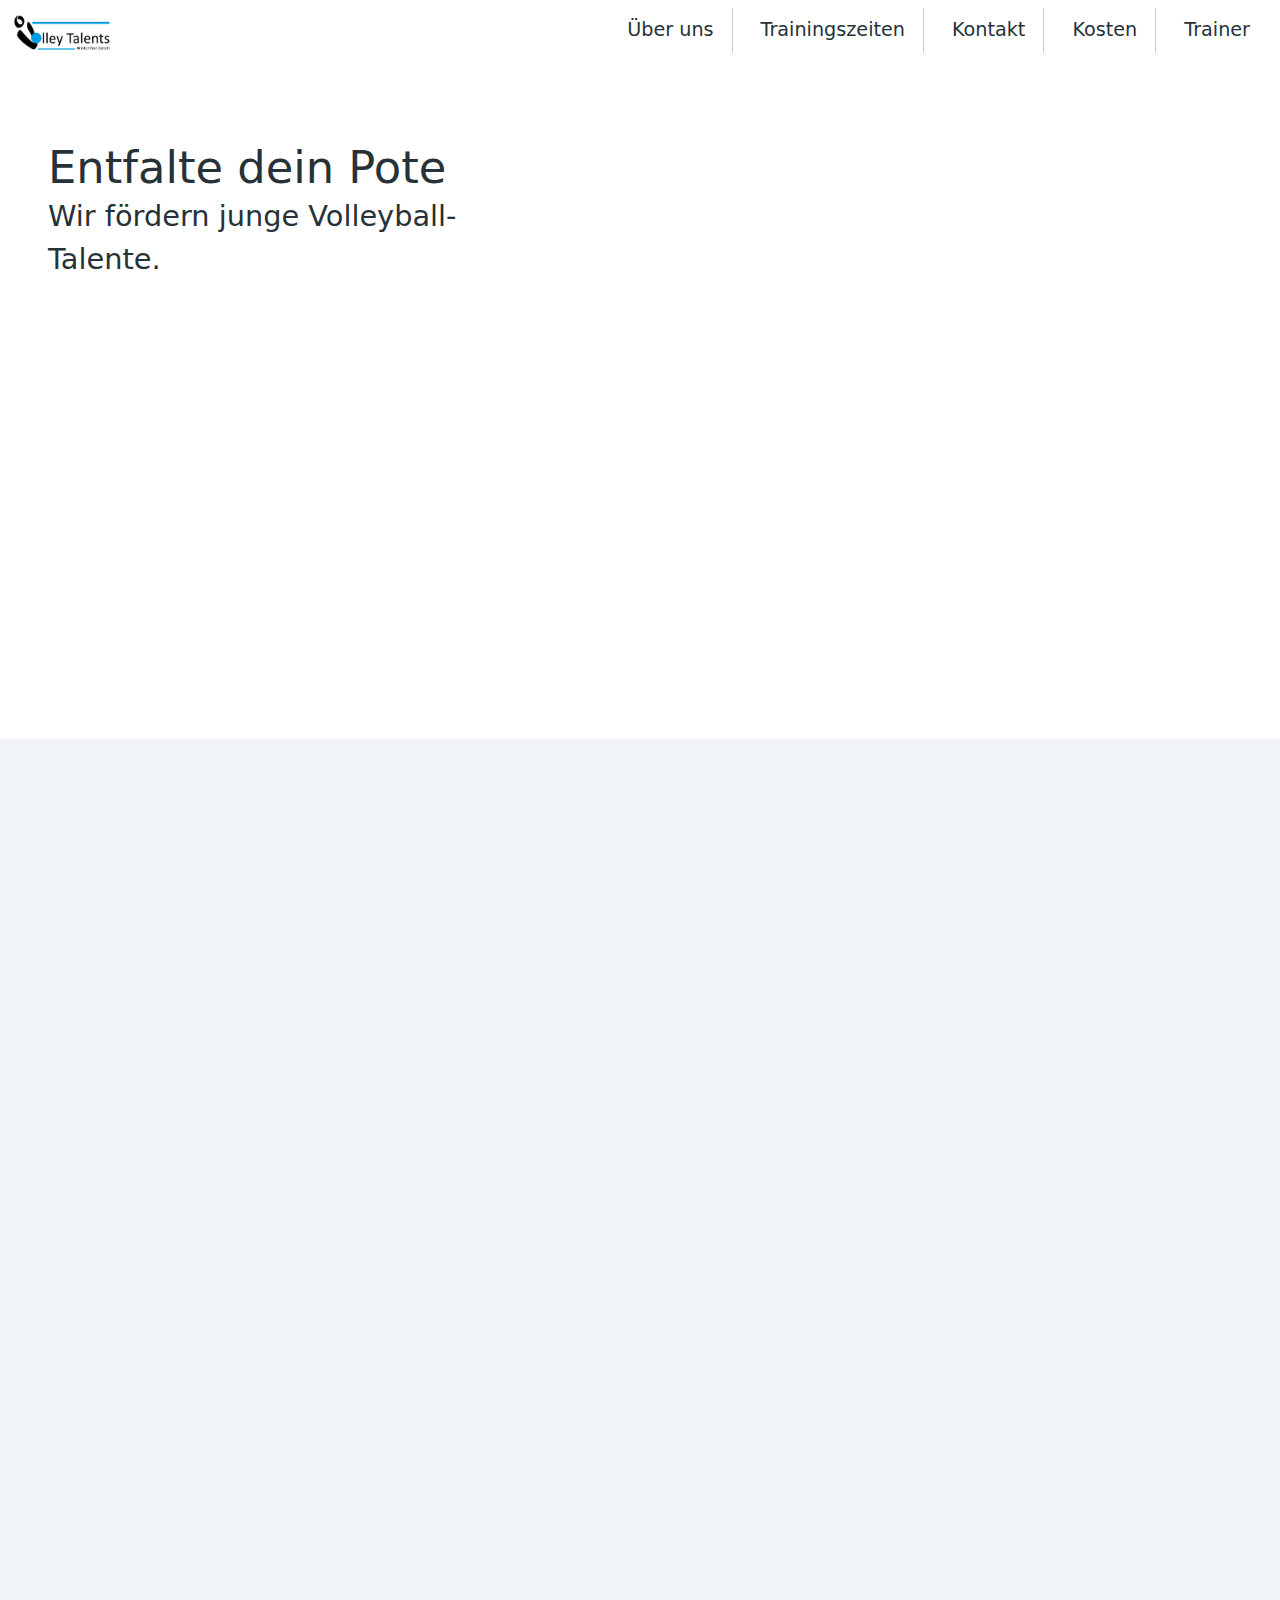
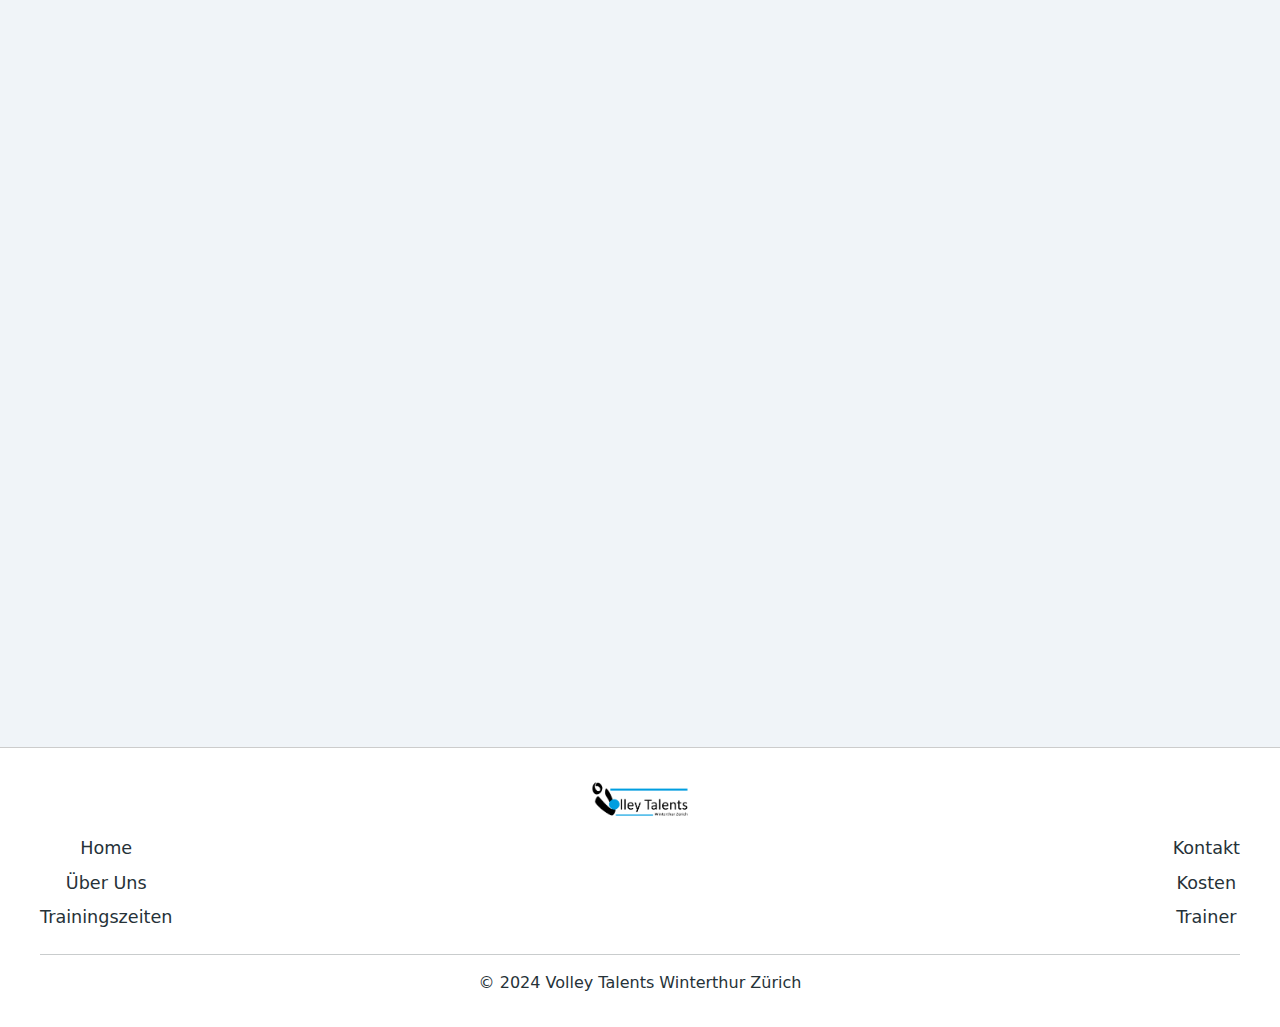
<file: index.html>
<!DOCTYPE html>
<html lang="de">

<head>
    <meta charset="UTF-8">
    <meta name="viewport" content="width=device-width, initial-scale=1.0">
    <link href="https://cdn.jsdelivr.net/npm/bootstrap@5.3.3/dist/css/bootstrap.min.css" rel="stylesheet">
    <link href="CSS/style.css" rel="stylesheet">
    <link rel="apple-touch-icon" sizes="180x180" href="Images/apple-touch-icon.png">
    <link rel="icon" type="image/png" sizes="32x32" href="Images/favicon-32x32.png">
    <link rel="icon" type="image/png" sizes="16x16" href="Images/favicon-16x16.png">
    <link rel="manifest" href="Images/site.webmanifest">
    <link rel="mask-icon" href="Images/safari-pinned-tab.svg" color="#5bbad5">
    <meta name="msapplication-TileColor" content="#da532c">
    <meta name="theme-color" content="#ffffff">
    <title>Volley Talents</title>
</head>

<body>
    <nav class="navbar navbar-expand-lg bg-body-tertiary">
        <div class="container-fluid">
            <a href="index.html" class="logo-link">
                <img src="Images/Logo.png" alt="logo" class="logo">
            </a>
            <button class="navbar-toggler" type="button" data-bs-toggle="collapse" data-bs-target="#navbarNavDropdown"
                aria-controls="navbarNavDropdown" aria-expanded="false" aria-label="Toggle navigation">
                <span class="navbar-toggler-icon"></span>
            </button>
            <div class="collapse navbar-collapse justify-content-end" id="navbarNavDropdown">
                <ul class="navbar-nav">
                    <li class="nav-item">
                        <a class="nav-link" href="about.html">Über uns</a>
                    </li>
                    <li class="nav-item">
                        <a class="nav-link" href="times.html">Trainingszeiten</a>
                    </li>
                    <li class="nav-item">
                        <a class="nav-link" href="contact.html">Kontakt</a>
                    </li>
                    <li class="nav-item">
                        <a class="nav-link" href="costs.html">Kosten</a>
                    </li>
                    <li class="nav-item">
                        <a class="nav-link" href="trainers.html">Trainer</a>
                    </li>
                </ul>
            </div>
        </div>
    </nav>

    <header>
        <div class="container">
            <h1 id="typewriter">Entfalte dein Potenzial – verwirkliche deine Volleyball-Ambitionen!</h1>
            <p>Wir fördern junge Volleyball-Talente.</p>
        </div>
    </header>

    <main>
        <div class="image-placeholder"></div>
        <div class="container main-content-right scroll-animate">
            <br>
            <br>
            <h2>Was ist Volley Talents Winterthur Zürich?</h2>
            <p>Die Trainingsgruppe "Volley Talents Winterthur Zürich" bietet jungen, talentierten Volleyballern ein
                Fördergefäss im Kanton Zürich. Das Ziel dabei ist, sie an das Niveau der nationalen Ligen herangeführt
                werden. Wir sind unabhängig von "Volley Talents Rapperswil-Jona", arbeiten jedoch dich mit ihnen
                zusammen.</p>
            <br>
            <p>Mit dem Start des neuen Schuljahres 2024 erweitern wir unser Angebot um die "Rookies". Diese von Swiss
                Volley anerkannte Regionale Trainingsgruppe (RTG) richtet sich an Jungs der Sekundarstufe 1. Als dritte
                RTG in der Region, neben Jona und Zürich, soll sie unseren jüngeren Athleten und ihren Eltern kürzere
                Reisezeiten ermöglichen. Das "Rookies"-Programm ist speziell auf Schüler der neuen Sportschule in
                Winterthur zugeschnitten, die ebenfalls im August 2024 beginnt und maximale Trainingsflexibilität
                bietet. Für Talente an anderen Schulen werden wir individuelle Lösungen finden müssen. Wir stehen gerne
                zur Unterstützung bei der Kommunikation bereit, die Initiative liegt jedoch bei den Talenten und deren
                Eltern.</p>
        </div>
        <div class="spacer"></div>
        <div class="container main-content-left scroll-animate">
            <h2>Wie gut muss ich schon sein?</h2>
            <p>Uns interessiert weniger wie gut du schon bist, sondern viel mehr, was dein Potential ist. Logischerweise
                ist im Volleyball die Körpergrösse ein sehr vorteilhafter Faktor. Aber nicht nur das ist entscheidend!
                Du kannst auch sehr schnell sein, hoch springen, besonders ballbegabt sein oder ganz einfach sehr
                lernwillig. Unsere Trainer haben ein gutes Auge fürs Entdecken deiner Stärken. Allem voran musst du aber
                gewillt sein, an dir zu arbeiten, um dein Potential mit uns zusammen auszuschöpfen!</p>
        </div>
        <div class="image-placeholder"></div>
        <div class="spacer"></div>
        <div class="image-placeholder"></div>
        <div class="container main-content-left scroll-animate">
            <h2>Was ist "Volley Talents Rapperswil-Jona"?</h2>
            <p>Volley Talents Rapperswil-Jona ist ein Verein mit professionellen Strukturen zur Förderung des männlichen
                Nachwuchsvolleyballs in der Schweiz. Seit 2007 setzt VolleytalentsRapperswil-Jona in Jona die
                Nachwuchskonzepte von Swiss Volley um und beitreiben mittlerweile eines von 2 Nationalen
                Trainingszentren (NTZ Rapperswil Jona) der Herren. <a href="http://volleytalents.ch/"
                    target="_blank">Volley Talents Rapperswil-Jona</a></p>
        </div>
        <div class="spacer"></div>
    </main>

    <footer>
        <div class="footer-container">
            <div class="logo-container">
                <img src="Images/Logo.png" alt="logo" class="footer-logo">
                <br>
            </div>
            <div class="footer-nav-container">
                <ul class="footer-nav">
                    <li><a class="footer-link" href="index.html">Home</a></li>
                    <li><a class="footer-link" href="about.html">Über Uns</a></li>
                    <li><a class="footer-link" href="times.html">Trainingszeiten</a></li>
                </ul>
                <ul class="footer-nav">
                    <li><a class="footer-link" href="contact.html">Kontakt</a></li>
                    <li><a class="footer-link" href="costs.html">Kosten</a></li>
                    <li><a class="footer-link" href="trainers.html">Trainer</a></li>
                </ul>
            </div>
            <hr>
            <p>&copy; 2024 Volley Talents Winterthur Zürich</p>
        </div>
    </footer>



    <script src="JS/script.js"></script>
    <script src="https://cdn.jsdelivr.net/npm/bootstrap@5.3.3/dist/js/bootstrap.bundle.min.js"></script>
</body>

</html>
</file>
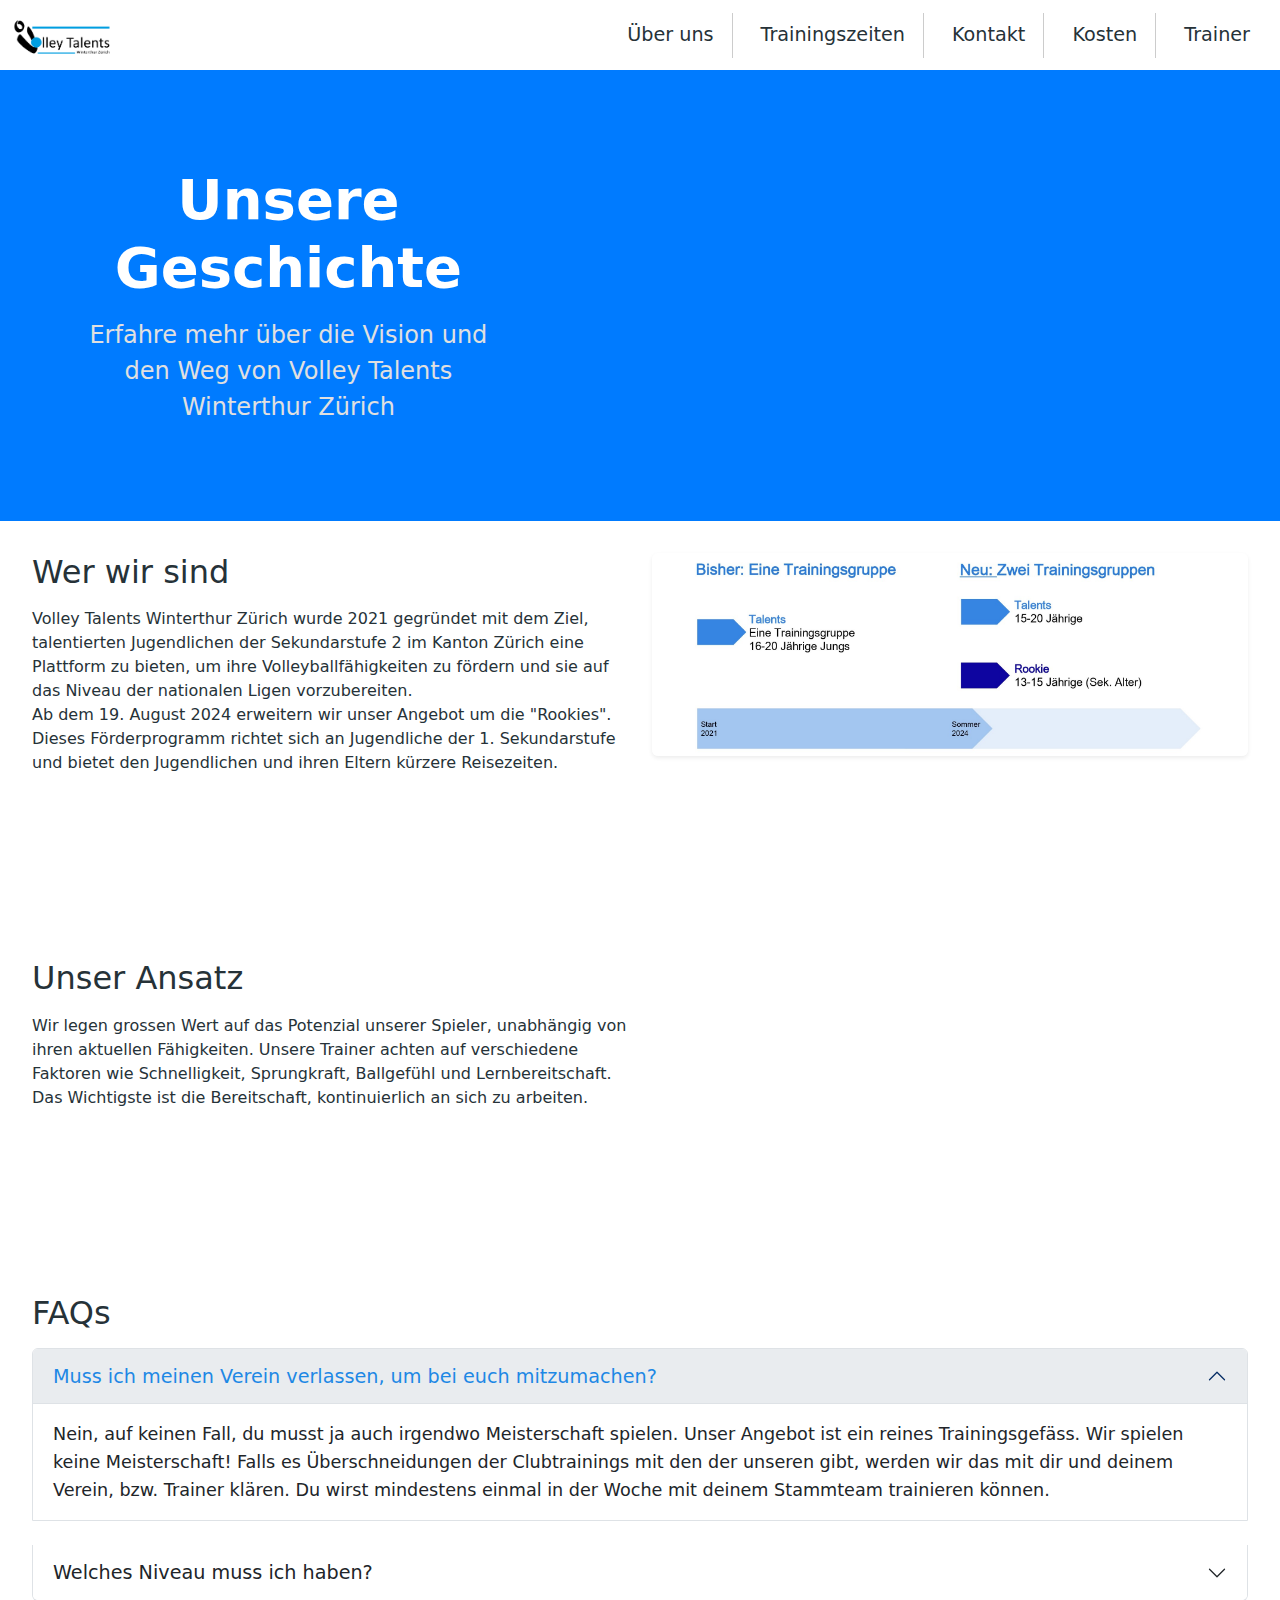
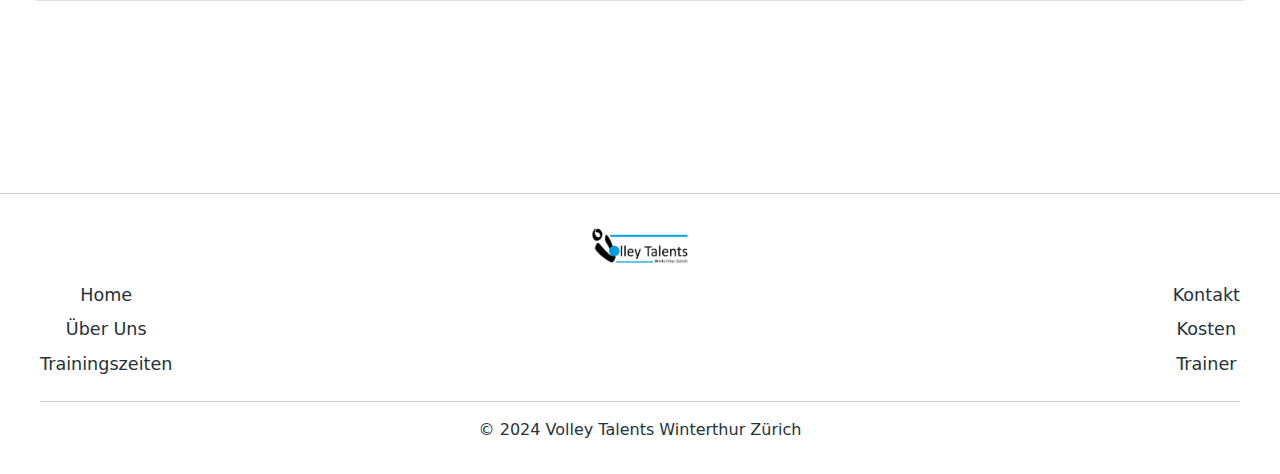
<file: about.html>
<!DOCTYPE html>
<html lang="de">

<head>
    <meta charset="UTF-8">
    <meta name="viewport" content="width=device-width, initial-scale=1.0">
    <link href="https://cdn.jsdelivr.net/npm/bootstrap@5.3.3/dist/css/bootstrap.min.css" rel="stylesheet">
    <link href="CSS/style.css" rel="stylesheet">
    <link rel="apple-touch-icon" sizes="180x180" href="Images/apple-touch-icon.png">
    <link rel="icon" type="image/png" sizes="32x32" href="Images/favicon-32x32.png">
    <link rel="icon" type="image/png" sizes="16x16" href="Images/favicon-16x16.png">
    <link rel="manifest" href="Images/site.webmanifest">
    <link rel="mask-icon" href="Images/safari-pinned-tab.svg" color="#5bbad5">
    <meta name="msapplication-TileColor" content="#da532c">
    <meta name="theme-color" content="#ffffff">
    <title>Volley Talents</title>
</head>

<body>
    <nav class="navbar navbar-expand-lg navbar-light bg-light">
        <div class="container-fluid">
            <a href="index.html" class="navbar-brand">
                <img src="Images/Logo.png" alt="Logo" class="logo">
            </a>
            <button class="navbar-toggler" type="button" data-bs-toggle="collapse" data-bs-target="#navbarNavDropdown"
                aria-controls="navbarNavDropdown" aria-expanded="false" aria-label="Toggle navigation">
                <span class="navbar-toggler-icon"></span>
            </button>
            <div class="collapse navbar-collapse justify-content-end" id="navbarNavDropdown">
                <ul class="navbar-nav">
                    <li class="nav-item"><a class="nav-link" href="about.html">Über uns</a></li>
                    <li class="nav-item"><a class="nav-link" href="times.html">Trainingszeiten</a></li>
                    <li class="nav-item"><a class="nav-link" href="contact.html">Kontakt</a></li>
                    <li class="nav-item"><a class="nav-link" href="costs.html">Kosten</a></li>
                    <li class="nav-item"><a class="nav-link" href="trainers.html">Trainer</a></li>
                </ul>
            </div>
        </div>
    </nav>

    <header class="about-header">
        <div class="container">
            <h1>Unsere Geschichte</h1>
            <p>Erfahre mehr über die Vision und den Weg von Volley Talents Winterthur Zürich</p>
        </div>
    </header>


    <main class="about-main">
        <div class="row">
            <div class="col-lg-6 mb-4">
                <h2 class="mb-3">Wer wir sind</h2>
                <p>Volley Talents Winterthur Zürich wurde 2021 gegründet mit dem Ziel, talentierten Jugendlichen der
                    Sekundarstufe 2 im Kanton Zürich eine Plattform zu bieten, um ihre Volleyballfähigkeiten zu fördern
                    und sie auf das Niveau der nationalen Ligen vorzubereiten.</p>
                <p>Ab dem 19. August 2024 erweitern wir unser Angebot um die "Rookies". Dieses Förderprogramm richtet
                    sich an Jugendliche der 1. Sekundarstufe und bietet den Jugendlichen und ihren Eltern kürzere
                    Reisezeiten.</p>
            </div>
            <div class="col-lg-6 mb-4">
                <img src="Images/Entwicklungsschritt.jpg" alt="Entwicklungsschritt" class="img-fluid rounded shadow-sm preview-img">
            </div>
            
            <div id="imageModal" class="image-modal">
                <span class="close">&times;</span>
                <img class="image-modal-content" id="imgPreview">
            </div>
            
            
        </div>

        <div class="spacer"></div>

        <div class="row">
            <div class="col-lg-6 mb-4">
                <h2 class="mb-3">Unser Ansatz</h2>
                <p>Wir legen grossen Wert auf das Potenzial unserer Spieler, unabhängig von ihren aktuellen Fähigkeiten.
                    Unsere Trainer achten auf verschiedene Faktoren wie Schnelligkeit, Sprungkraft, Ballgefühl und
                    Lernbereitschaft. Das Wichtigste ist die Bereitschaft, kontinuierlich an sich zu arbeiten.</p>
            </div>
        </div>

        <div class="spacer"></div>

        <div class="row">
            <div class="col-12">
                <h2 class="mb-3">FAQs</h2>
                <div class="accordion" id="faqs">
                    <div class="accordion-item">
                        <h3 class="accordion-header" id="faq1">
                            <button class="accordion-button" type="button" data-bs-toggle="collapse"
                                data-bs-target="#collapseFaq1" aria-expanded="true" aria-controls="collapseFaq1">
                                Muss ich meinen Verein verlassen, um bei euch mitzumachen?
                            </button>
                        </h3>
                        <div id="collapseFaq1" class="accordion-collapse collapse show" aria-labelledby="faq1"
                            data-bs-parent="#faqs">
                            <div class="accordion-body">
                                <p>Nein, auf keinen Fall, du musst ja auch irgendwo Meisterschaft spielen. Unser Angebot
                                    ist ein reines Trainingsgefäss. Wir spielen keine Meisterschaft! Falls es
                                    Überschneidungen der Clubtrainings mit den der unseren gibt, werden wir das mit dir
                                    und deinem Verein, bzw. Trainer klären. Du wirst mindestens einmal in der Woche mit
                                    deinem Stammteam trainieren können.</p>
                            </div>
                        </div>
                    </div>
                    <br>
                    <div class="accordion-item">
                        <h3 class="accordion-header" id="faq2">
                            <button class="accordion-button collapsed" type="button" data-bs-toggle="collapse"
                                data-bs-target="#collapseFaq2" aria-expanded="false" aria-controls="collapseFaq2">
                                Welches Niveau muss ich haben?
                            </button>
                        </h3>
                        <div id="collapseFaq2" class="accordion-collapse collapse" aria-labelledby="faq2"
                            data-bs-parent="#faqs">
                            <div class="accordion-body">
                                <p>Dein Potential weckt unser Interesse viel mehr, als das was du bereits kannst. Im
                                    Volleyball ist die Körpergrösse sehr wichtig, weshalb das ein wichtiger Faktor ist.
                                    Es ist aber nicht nur das entscheidend! Du kannst auch andere wichtige Faktoren
                                    mitbringen, wie z.B. wenn du sehr schnell bist, hoch springen kannst, sehr
                                    ballbegabt bist oder du einfach sehr lernwillig bist. Unsere Trainer sehen schnell,
                                    was deine Stärke ist. Das wichtigste ist aber, dass du an dir selber arbeiten
                                    willst, damit du dein Potential erreichst!</p>
                            </div>
                        </div>
                    </div>
                </div>
            </div>
        </div>
        <div class="spacer"></div>
    </main>

    <footer>
        <div class="footer-container">
            <div class="logo-container">
                <img src="Images/Logo.png" alt="logo" class="footer-logo">
                <br>
            </div>
            <div class="footer-nav-container">
                <ul class="footer-nav">
                    <li><a class="footer-link" href="index.html">Home</a></li>
                    <li><a class="footer-link" href="about.html">Über Uns</a></li>
                    <li><a class="footer-link" href="times.html">Trainingszeiten</a></li>
                </ul>
                <ul class="footer-nav">
                    <li><a class="footer-link" href="contact.html">Kontakt</a></li>
                    <li><a class="footer-link" href="costs.html">Kosten</a></li>
                    <li><a class="footer-link" href="trainers.html">Trainer</a></li>
                </ul>
            </div>
            <hr>
            <p>&copy; 2024 Volley Talents Winterthur Zürich</p>
        </div>
    </footer>
    <script src="https://cdn.jsdelivr.net/npm/bootstrap@5.3.3/dist/js/bootstrap.bundle.min.js"></script>
    <script src="JS/script.js"></script>
</body>

</html>
</file>
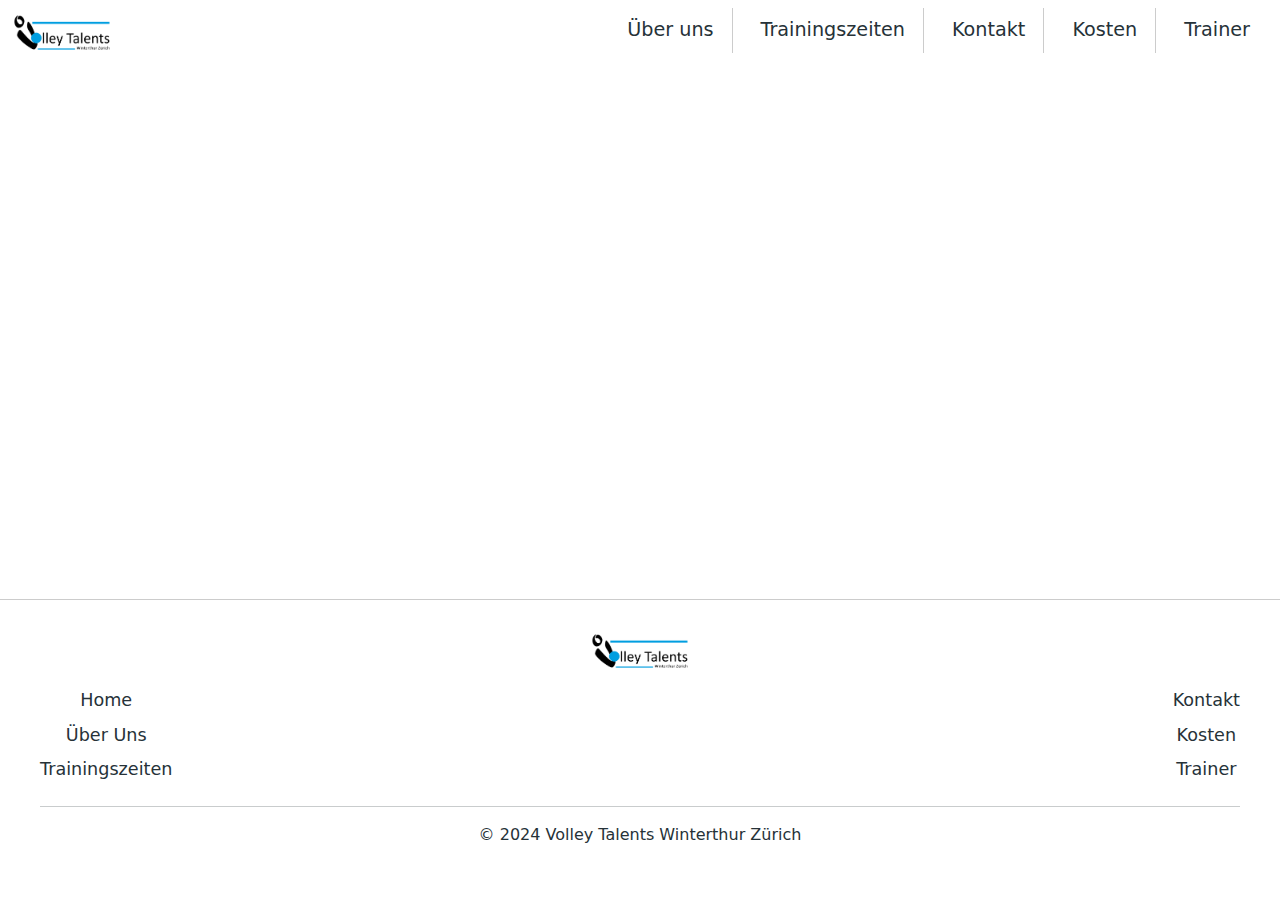
<file: contact.html>
<!DOCTYPE html>
<html lang="de">
    <head>
        <meta charset="UTF-8">
        <meta name="viewport" content="width=device-width, initial-scale=1.0">
        <link href="https://cdn.jsdelivr.net/npm/bootstrap@5.3.3/dist/css/bootstrap.min.css" rel="stylesheet">
        <link href="CSS/style.css" rel="stylesheet">
        <link rel="apple-touch-icon" sizes="180x180" href="Images/apple-touch-icon.png">
        <link rel="icon" type="image/png" sizes="32x32" href="Images/favicon-32x32.png">
        <link rel="icon" type="image/png" sizes="16x16" href="Images/favicon-16x16.png">
        <link rel="manifest" href="Images/site.webmanifest">
        <link rel="mask-icon" href="Images/safari-pinned-tab.svg" color="#5bbad5">
        <meta name="msapplication-TileColor" content="#da532c">
        <meta name="theme-color" content="#ffffff">
        <title>Volley Talents</title>
    </head>
<body>
    <nav class="navbar navbar-expand-lg bg-body-tertiary">
        <div class="container-fluid">
            <a href="index.html" class="logo-link">
                <img src="Images/Logo.png" alt="logo" class="logo">
            </a>
            <button class="navbar-toggler" type="button" data-bs-toggle="collapse" data-bs-target="#navbarNavDropdown"
                aria-controls="navbarNavDropdown" aria-expanded="false" aria-label="Toggle navigation">
                <span class="navbar-toggler-icon"></span>
            </button>
            <div class="collapse navbar-collapse justify-content-end" id="navbarNavDropdown">
                <ul class="navbar-nav">
                    <li class="nav-item">
                        <a class="nav-link" href="about.html">Über uns</a>
                    </li>
                    <li class="nav-item">
                        <a class="nav-link" href="times.html">Trainingszeiten</a>
                    </li>
                    <li class="nav-item">
                        <a class="nav-link" href="contact.html">Kontakt</a>
                    </li>
                    <li class="nav-item">
                        <a class="nav-link" href="costs.html">Kosten</a>
                    </li>
                    <li class="nav-item">
                        <a class="nav-link" href="trainers.html">Trainer</a>
                    </li>
                </ul>
            </div>
        </div>
    </nav>
    <header>

    </header>
    <main>
        
    </main>

    <footer>
        <div class="footer-container">
            <div class="logo-container">
                <img src="Images/Logo.png" alt="logo" class="footer-logo">
                <br>
            </div>
            <div class="footer-nav-container">
                <ul class="footer-nav">
                    <li><a class="footer-link" href="index.html">Home</a></li>
                    <li><a class="footer-link" href="about.html">Über Uns</a></li>
                    <li><a class="footer-link" href="times.html">Trainingszeiten</a></li>
                </ul>
                <ul class="footer-nav">
                    <li><a class="footer-link" href="contact.html">Kontakt</a></li>
                    <li><a class="footer-link" href="costs.html">Kosten</a></li>
                    <li><a class="footer-link" href="trainers.html">Trainer</a></li>
                </ul>
            </div>
            <hr>
            <p>&copy; 2024 Volley Talents Winterthur Zürich</p>
        </div>
    </footer>

    <script src="JS/script.js"></script>
    <script src="https://cdn.jsdelivr.net/npm/bootstrap@5.3.3/dist/js/bootstrap.bundle.min.js"></script>
</body>
</html>
</file>
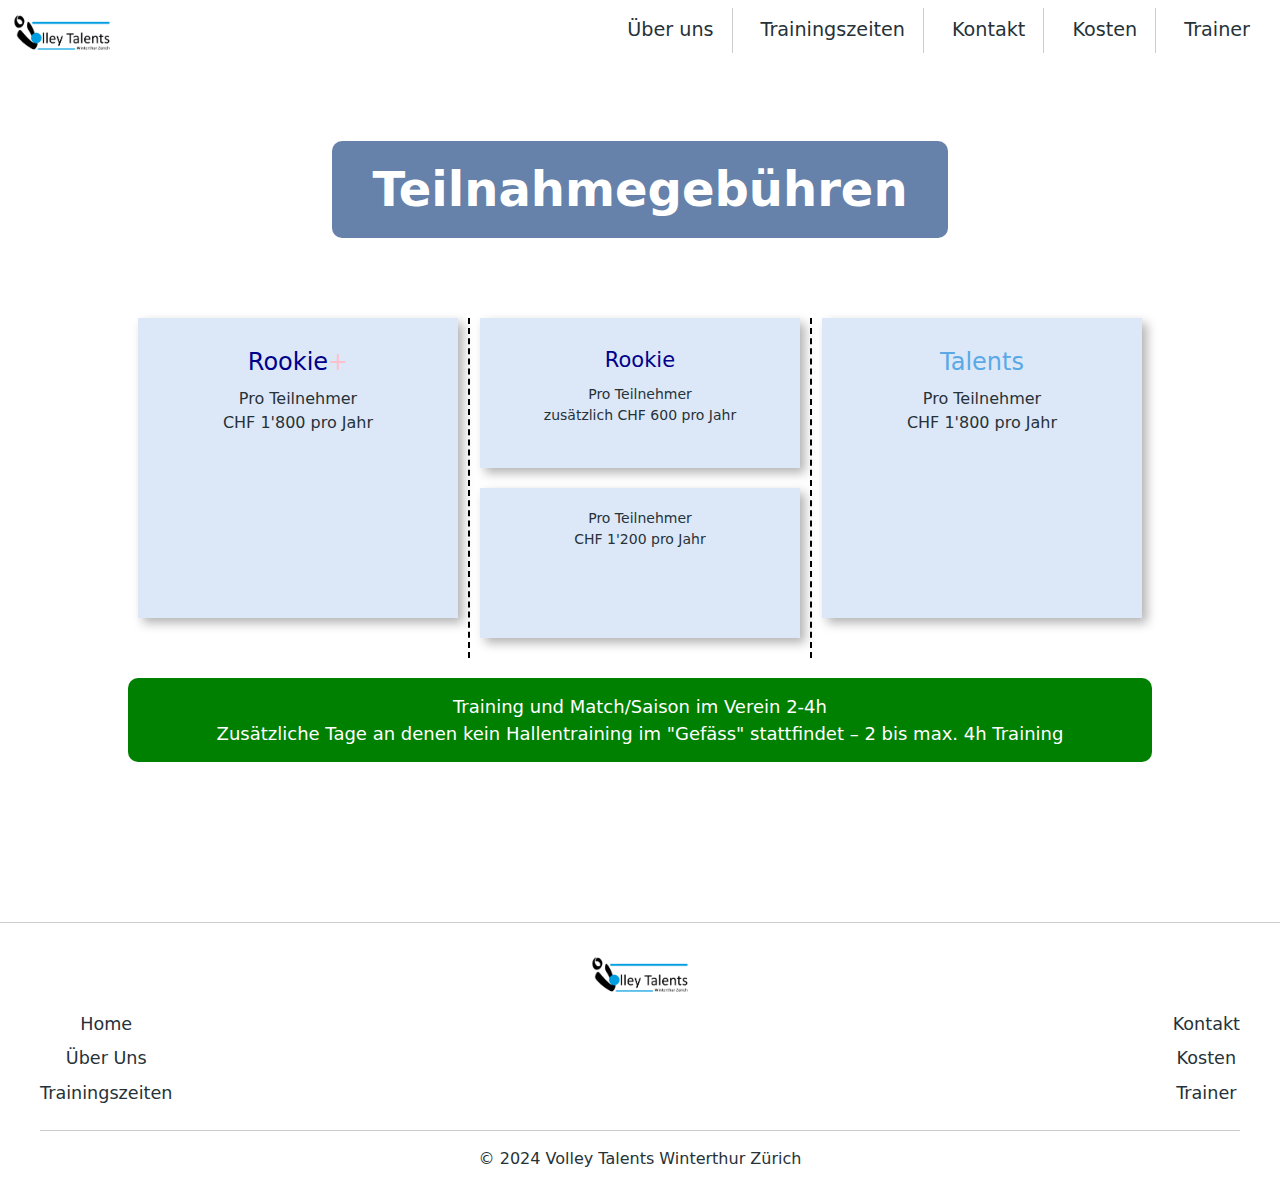
<file: costs.html>
<!DOCTYPE html>
<html lang="de">

<head>
    <meta charset="UTF-8">
    <meta name="viewport" content="width=device-width, initial-scale=1.0">
    <link href="https://cdn.jsdelivr.net/npm/bootstrap@5.3.3/dist/css/bootstrap.min.css" rel="stylesheet">
    <link href="CSS/style.css" rel="stylesheet">
    <link rel="apple-touch-icon" sizes="180x180" href="Images/apple-touch-icon.png">
    <link rel="icon" type="image/png" sizes="32x32" href="Images/favicon-32x32.png">
    <link rel="icon" type="image/png" sizes="16x16" href="Images/favicon-16x16.png">
    <link rel="manifest" href="Images/site.webmanifest">
    <link rel="mask-icon" href="Images/safari-pinned-tab.svg" color="#5bbad5">
    <meta name="msapplication-TileColor" content="#da532c">
    <meta name="theme-color" content="#ffffff">
    <title>Volley Talents</title>
</head>

<body>
    <nav class="navbar navbar-expand-lg bg-body-tertiary">
        <div class="container-fluid">
            <a href="index.html" class="logo-link">
                <img src="Images/Logo.png" alt="logo" class="logo">
            </a>
            <button class="navbar-toggler" type="button" data-bs-toggle="collapse" data-bs-target="#navbarNavDropdown"
                aria-controls="navbarNavDropdown" aria-expanded="false" aria-label="Toggle navigation">
                <span class="navbar-toggler-icon"></span>
            </button>
            <div class="collapse navbar-collapse justify-content-end" id="navbarNavDropdown">
                <ul class="navbar-nav">
                    <li class="nav-item">
                        <a class="nav-link" href="about.html">Über uns</a>
                    </li>
                    <li class="nav-item">
                        <a class="nav-link" href="times.html">Trainingszeiten</a>
                    </li>
                    <li class="nav-item">
                        <a class="nav-link" href="contact.html">Kontakt</a>
                    </li>
                    <li class="nav-item">
                        <a class="nav-link" href="costs.html">Kosten</a>
                    </li>
                    <li class="nav-item">
                        <a class="nav-link" href="trainers.html">Trainer</a>
                    </li>
                </ul>
            </div>
        </div>
    </nav>
    <header class="sv-hero">
        <div class="sv-hero-overlay">
          <h1 class="sv-hero-title">Teilnahmegebühren</h1>
        </div>
      </header>

    <div class="rookie-talents-wrapper">
        <div class="rookie-column">
          <div class="rookie-box large">
            <h2>Rookie<span class="plus">+</span></h2>
            <p>Pro Teilnehmer<br>CHF 1'800 pro Jahr</p>
          </div>
        </div>
        <div class="rookie-center-column">
          <div class="rookie-box small">
            <h2>Rookie</h2>
            <p>Pro Teilnehmer<br>zusätzlich CHF 600 pro Jahr</p>
          </div>
          <div class="rookie-box small">
            <p>Pro Teilnehmer<br>CHF 1'200 pro Jahr</p>
          </div>
        </div>
        <div class="talents-column">
          <div class="rookie-box large">
            <h2>Talents</h2>
            <p>Pro Teilnehmer<br>CHF 1'800 pro Jahr</p>
          </div>
        </div>
      </div>
      <div class="training-info">
        Training und Match/Saison im Verein 2-4h<br>
        Zusätzliche Tage an denen kein Hallentraining im "Gefäss" stattfindet – 2 bis max. 4h Training
      </div>
    <div class="spacer">
    </div>

    <footer>
        <div class="footer-container">
            <div class="logo-container">
                <img src="Images/Logo.png" alt="logo" class="footer-logo">
                <br>
            </div>
            <div class="footer-nav-container">
                <ul class="footer-nav">
                    <li><a class="footer-link" href="index.html">Home</a></li>
                    <li><a class="footer-link" href="about.html">Über Uns</a></li>
                    <li><a class="footer-link" href="times.html">Trainingszeiten</a></li>
                </ul>
                <ul class="footer-nav">
                    <li><a class="footer-link" href="contact.html">Kontakt</a></li>
                    <li><a class="footer-link" href="costs.html">Kosten</a></li>
                    <li><a class="footer-link" href="trainers.html">Trainer</a></li>
                </ul>
            </div>
            <hr>
            <p>&copy; 2024 Volley Talents Winterthur Zürich</p>
        </div>
    </footer>

    <script src="JS/script.js"></script>
    <script src="https://cdn.jsdelivr.net/npm/bootstrap@5.3.3/dist/js/bootstrap.bundle.min.js"></script>
</body>

</html>
</file>
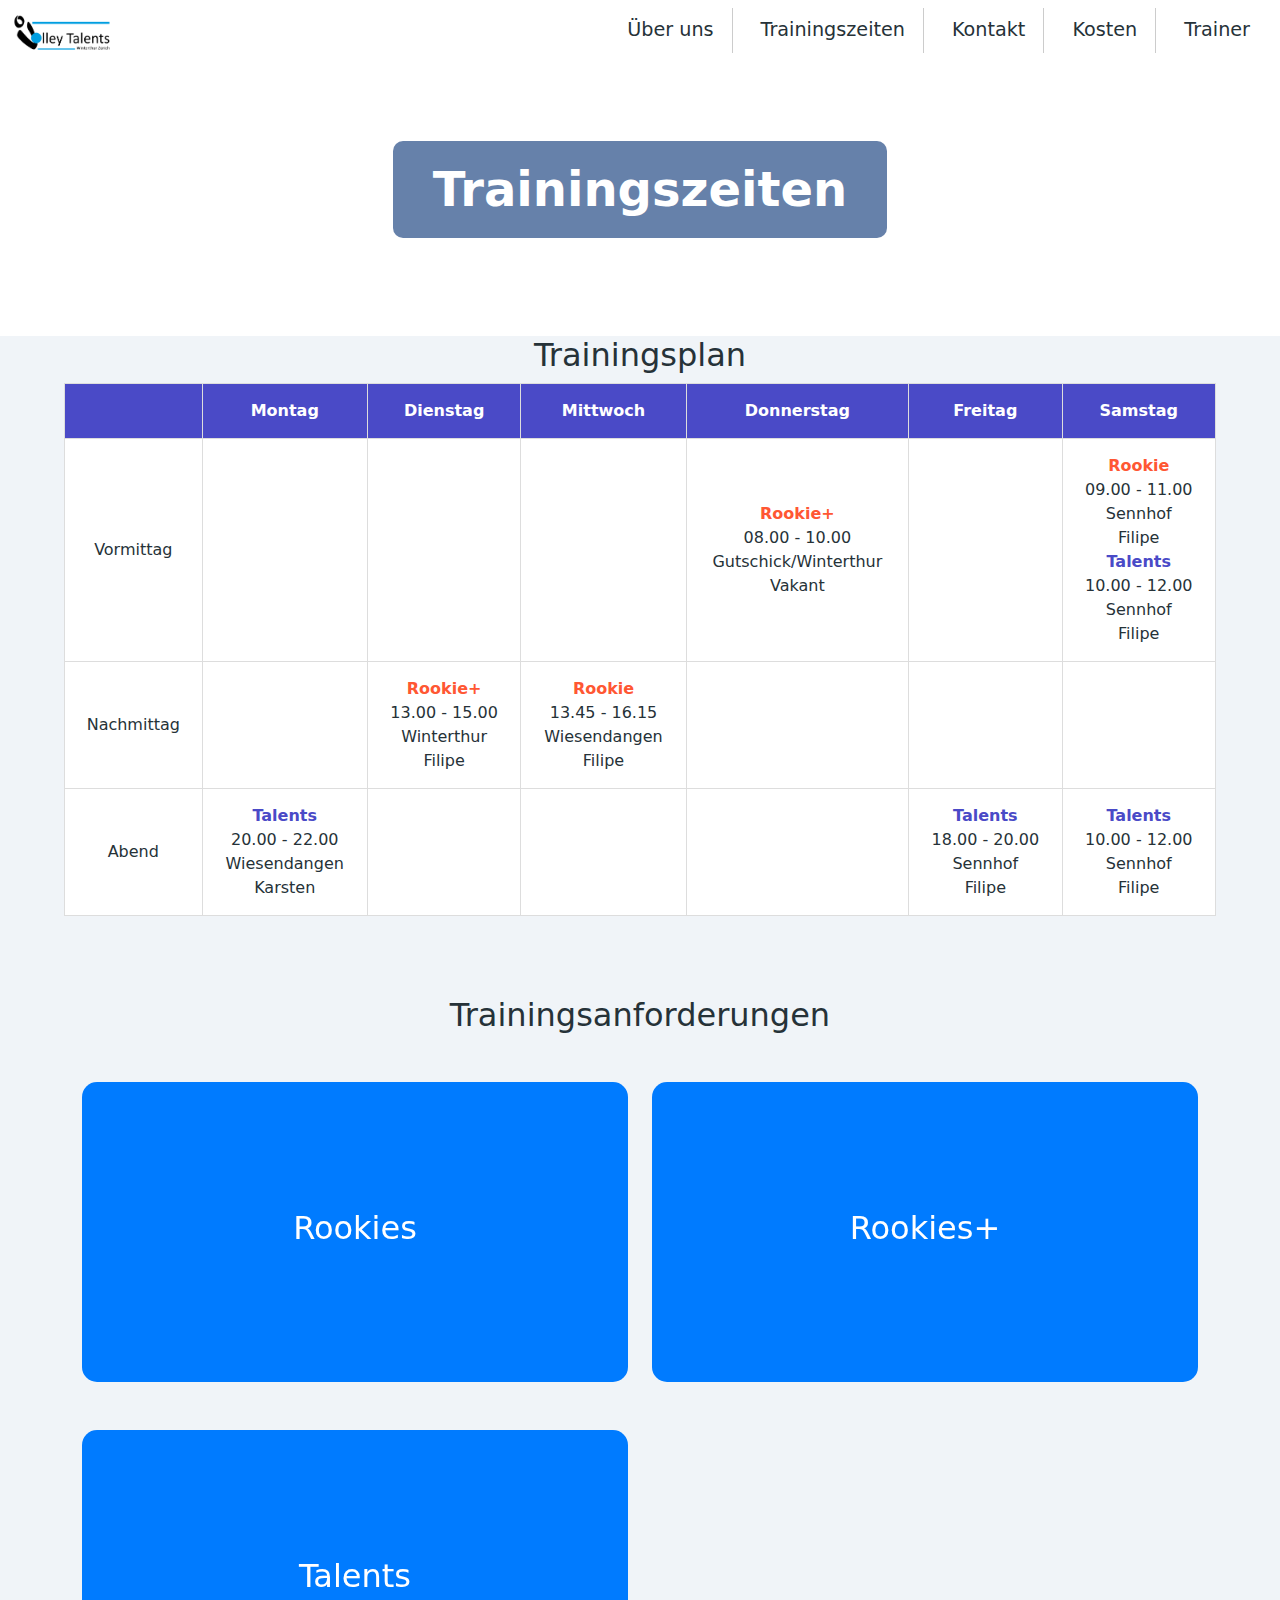
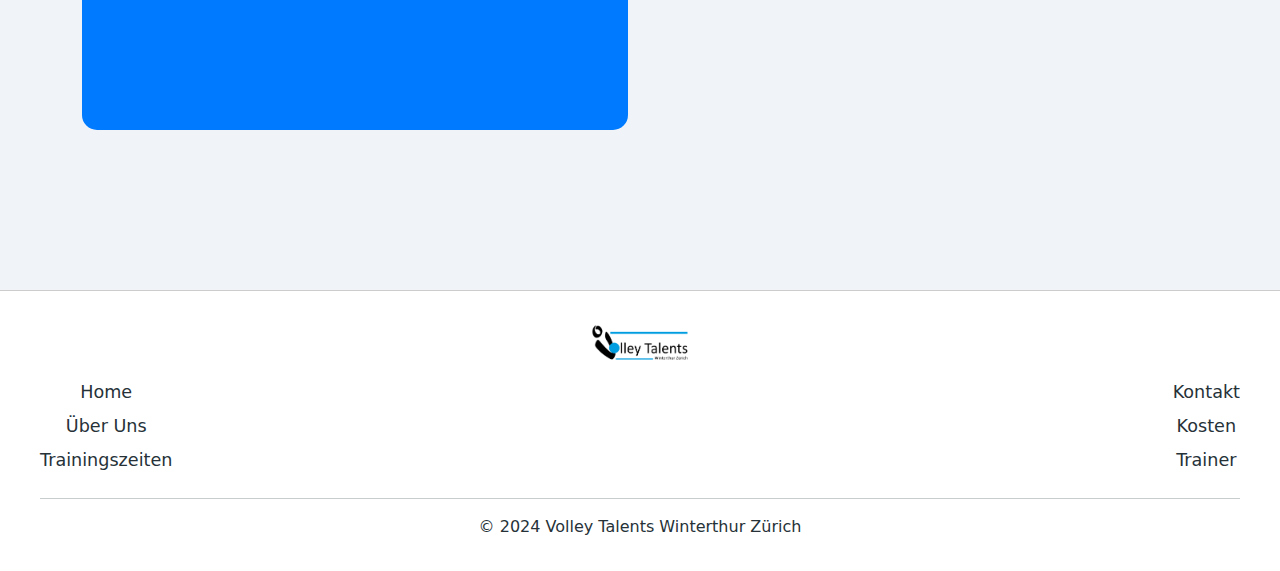
<file: times.html>
<!DOCTYPE html>
<html lang="de">

<head>
    <meta charset="UTF-8">
    <meta name="viewport" content="width=device-width, initial-scale=1.0">
    <link href="https://cdn.jsdelivr.net/npm/bootstrap@5.3.3/dist/css/bootstrap.min.css" rel="stylesheet">
    <link href="CSS/style.css" rel="stylesheet">
    <link rel="apple-touch-icon" sizes="180x180" href="Images/apple-touch-icon.png">
    <link rel="icon" type="image/png" sizes="32x32" href="Images/favicon-32x32.png">
    <link rel="icon" type="image/png" sizes="16x16" href="Images/favicon-16x16.png">
    <link rel="manifest" href="Images/site.webmanifest">
    <link rel="mask-icon" href="Images/safari-pinned-tab.svg" color="#5bbad5">
    <meta name="msapplication-TileColor" content="#da532c">
    <meta name="theme-color" content="#ffffff">
    <title>Volley Talents</title>

    <style>
        main {
            flex: 1;
            display: flex;
            flex-wrap: wrap;
            justify-content: center;
            align-items: center;
            margin-top: 2vh;
            background-color: #f0f4f8;
        }
    </style>
</head>

<body>
    <nav class="navbar navbar-expand-lg bg-body-tertiary">
        <div class="container-fluid">
            <a href="index.html" class="logo-link">
                <img src="Images/Logo.png" alt="logo" class="logo">
            </a>
            <button class="navbar-toggler" type="button" data-bs-toggle="collapse" data-bs-target="#navbarNavDropdown"
                aria-controls="navbarNavDropdown" aria-expanded="false" aria-label="Toggle navigation">
                <span class="navbar-toggler-icon"></span>
            </button>
            <div class="collapse navbar-collapse justify-content-end" id="navbarNavDropdown">
                <ul class="navbar-nav">
                    <li class="nav-item">
                        <a class="nav-link" href="about.html">Über uns</a>
                    </li>
                    <li class="nav-item">
                        <a class="nav-link" href="times.html">Trainingszeiten</a>
                    </li>
                    <li class="nav-item">
                        <a class="nav-link" href="contact.html">Kontakt</a>
                    </li>
                    <li class="nav-item">
                        <a class="nav-link" href="costs.html">Kosten</a>
                    </li>
                    <li class="nav-item">
                        <a class="nav-link" href="trainers.html">Trainer</a>
                    </li>
                </ul>
            </div>
        </div>
    </nav>

    <header class="sv-hero">
        <div class="sv-hero-overlay">
          <h1 class="sv-hero-title">Trainingszeiten</h1>
        </div>
      </header>

    <main>
        <h2 class="text-center">Trainingsplan</h2>
        <table>
            <thead>
                <tr>
                    <th> </th>
                    <th>Montag</th>
                    <th>Dienstag</th>
                    <th>Mittwoch</th>
                    <th>Donnerstag</th>
                    <th>Freitag</th>
                    <th>Samstag</th>
                </tr>
            </thead>
            <tbody>
                <tr class="morning">
                    <td>Vormittag</td>
                    <td></td>
                    <td></td>
                    <td></td>
                    <td><span class="highlight-rookie">Rookie+</span><br>08.00 - 10.00<br>Gutschick/Winterthur<br>Vakant
                    </td>
                    <td></td>
                    <td><span class="highlight-rookie">Rookie</span><br>09.00 - 11.00<br>Sennhof<br>Filipe <br> <span
                            class="highlight-talents">Talents</span><br>10.00 - 12.00 <br> Sennhof <br> Filipe</td>
                </tr>
                <tr class="afternoon">
                    <td>Nachmittag</td>
                    <td></td>
                    <td><span class="highlight-rookie">Rookie+</span><br>13.00 - 15.00<br>Winterthur<br>Filipe</td>
                    <td><span class="highlight-rookie">Rookie</span><br>13.45 - 16.15<br>Wiesendangen<br>Filipe</td>
                    <td></td>
                    <td></td>
                    <td></td>
                </tr>
                <tr class="evening">
                    <td>Abend</td>
                    <td><span class="highlight-talents">Talents</span><br>20.00 - 22.00<br>Wiesendangen<br>Karsten</td>
                    <td></td>
                    <td></td>
                    <td></td>
                    <td><span class="highlight-talents">Talents</span><br>18.00 - 20.00<br>Sennhof<br>Filipe</td>
                    <td><span class="highlight-talents">Talents</span><br>10.00 - 12.00<br>Sennhof<br>Filipe</td>
                </tr>
            </tbody>
        </table>


        <section class="container mt-5">
            <h2 class="text-center mb-5">Trainingsanforderungen</h2>
            <div class="row g-4">
                <div class="col-md-6">
                    <div class="flip-card">
                        <div class="flip-card-inner">
                            <div class="flip-card-front d-flex align-items-center justify-content-center">
                                <h3>Rookies</h3>
                            </div>
                            <div class="flip-card-back p-4">
                                <h3 class="text-primary">Rookies</h3>
                                <p>Für die Rookies ist eine Trainingszeit von <strong>6,5 Stunden pro Woche</strong>
                                    verpflichtend:</p>
                                <ul class="list-group list-group-flush mb-3">
                                    <li class="list-group-item"><i class="bi bi-check-circle-fill text-success"></i>
                                        <strong>4,5 Stunden</strong> im Fördergefäss</li>
                                    <li class="list-group-item"><i class="bi bi-check-circle-fill text-success"></i>
                                        <strong>2 Stunden</strong> im Stammverein</li>
                                </ul>
                            </div>
                        </div>
                    </div>
                </div>
                <div class="col-md-6">
                    <div class="flip-card">
                        <div class="flip-card-inner">
                            <div class="flip-card-front d-flex align-items-center justify-content-center">
                                <h3>Rookies+</h3>
                            </div>
                            <div class="flip-card-back p-4">
                                <h3 class="text-danger">Rookies+</h3>
                                <p>Rookies+ können bis zu <strong>4 zusätzliche Stunden</strong> trainieren:</p>
                                <ul class="list-group list-group-flush">
                                    <li class="list-group-item"><i class="bi bi-calendar-event-fill text-info"></i>
                                        <strong>Dienstag:</strong> 13:00 - 15:00 in Römerstrasse</li>
                                    <li class="list-group-item"><i class="bi bi-calendar-event-fill text-info"></i>
                                        <strong>Donnerstag:</strong> 08:00 - 10:00 im Gutschick</li>
                                </ul>
                            </div>
                        </div>
                    </div>
                </div>
            </div>

            <div class="row g-4 mt-4">
                <div class="col-md-6">
                    <div class="flip-card">
                        <div class="flip-card-inner">
                            <div class="flip-card-front d-flex align-items-center justify-content-center">
                                <h3>Talents</h3>
                            </div>
                            <div class="flip-card-back p-4">
                                <h3 class="text-primary">Talents</h3>
                                <p>Für Talents ist eine Trainingszeit von <strong>8 Stunden</strong> pro Woche
                                    verpflichtend:</p>
                                <ul class="list-group list-group-flush mb-3">
                                    <li class="list-group-item"><i class="bi bi-check-circle-fill text-success"></i>
                                        <strong>6 Stunden</strong> im Fördergefäss</li>
                                    <li class="list-group-item"><i class="bi bi-check-circle-fill text-success"></i>
                                        <strong>2 Stunden</strong> im Stammverein</li>
                                </ul>
                                <p>Zusätzliche <strong>4 freiwillige Stunden</strong> möglich:</p>
                                <ul class="list-group list-group-flush">
                                    <li class="list-group-item"><i class="bi bi-calendar-event-fill text-info"></i>
                                        <strong>Dienstag:</strong> 13:00 - 15:00 in Römerstrasse</li>
                                    <li class="list-group-item"><i class="bi bi-calendar-event-fill text-info"></i>
                                        <strong>Donnerstag:</strong> 08:00 - 10:00 im Gutschick</li>
                                </ul>
                            </div>
                        </div>
                    </div>
                </div>
            </div>
        </section>
        <div class="spacer"></div>
    </main>

    <footer>
        <div class="footer-container">
            <div class="logo-container">
                <img src="Images/Logo.png" alt="logo" class="footer-logo">
                <br>
            </div>
            <div class="footer-nav-container">
                <ul class="footer-nav">
                    <li><a class="footer-link" href="index.html">Home</a></li>
                    <li><a class="footer-link" href="about.html">Über Uns</a></li>
                    <li><a class="footer-link" href="times.html">Trainingszeiten</a></li>
                </ul>
                <ul class="footer-nav">
                    <li><a class="footer-link" href="contact.html">Kontakt</a></li>
                    <li><a class="footer-link" href="costs.html">Kosten</a></li>
                    <li><a class="footer-link" href="trainers.html">Trainer</a></li>
                </ul>
            </div>
            <hr>
            <p>&copy; 2024 Volley Talents Winterthur Zürich</p>
        </div>
    </footer>

    <script src="https://cdn.jsdelivr.net/npm/bootstrap@5.3.3/dist/js/bootstrap.bundle.min.js"></script>
</body>

</html>
</file>
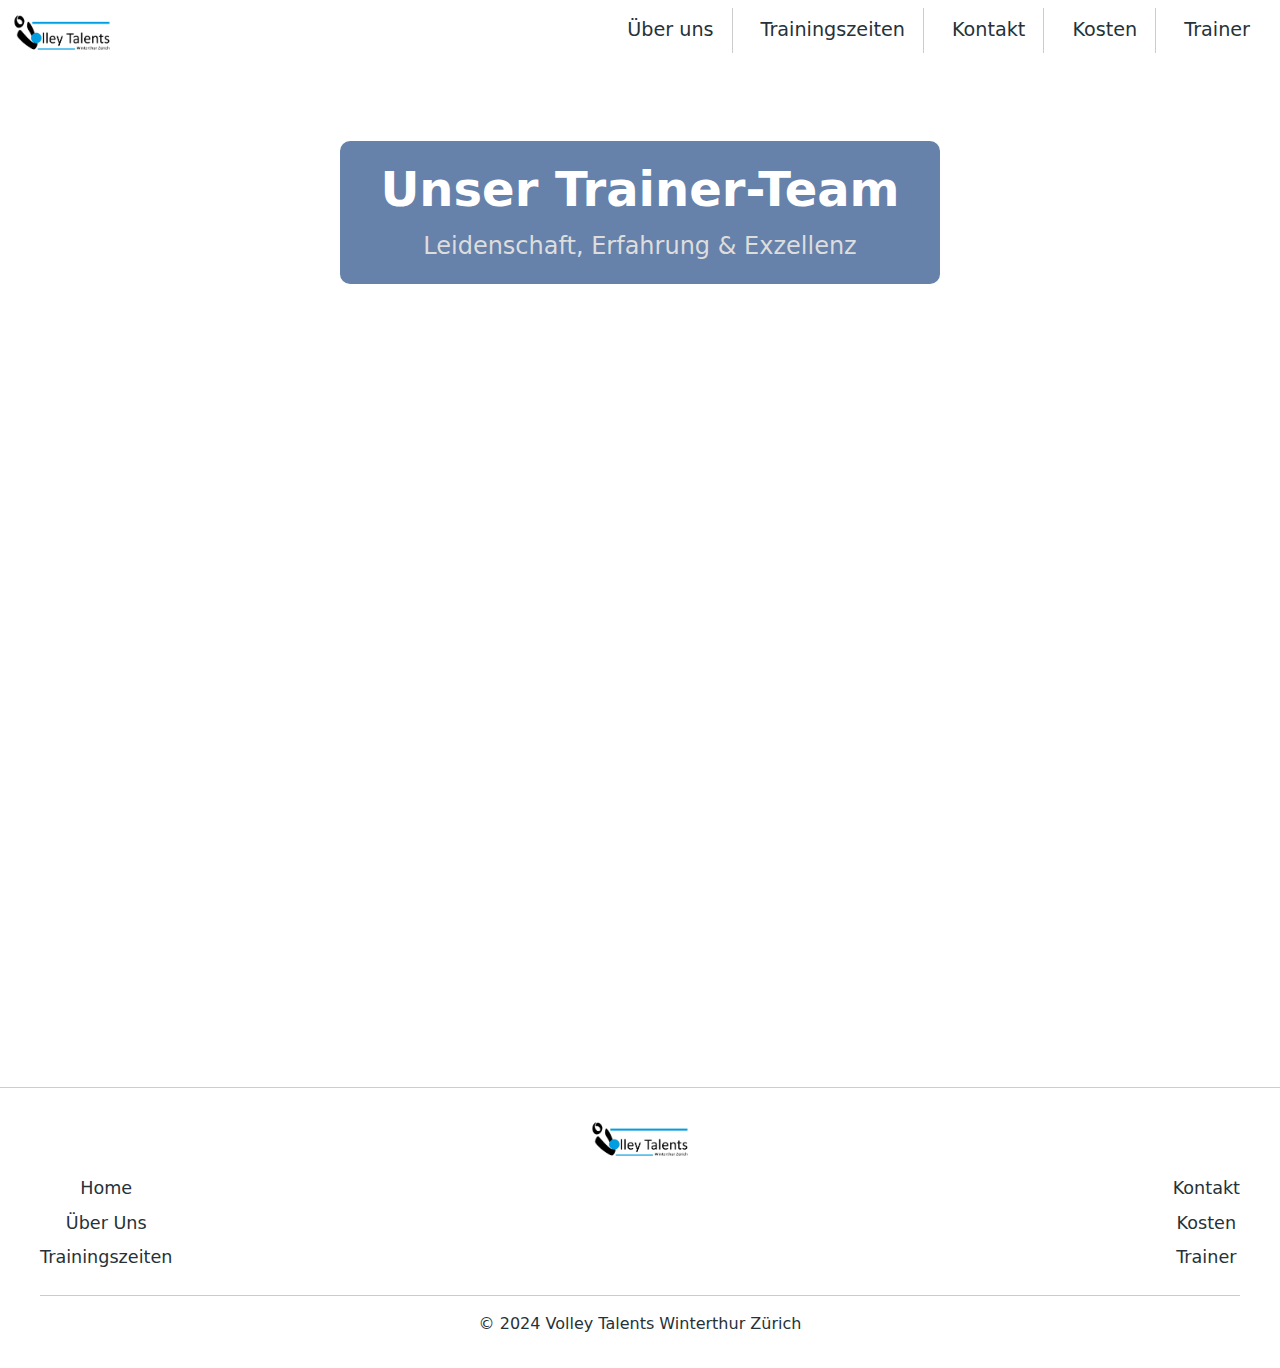
<file: trainers.html>
<!DOCTYPE html>
<html lang="de">
<head>
  <meta charset="UTF-8">
  <meta name="viewport" content="width=device-width, initial-scale=1.0">
  <link href="https://cdn.jsdelivr.net/npm/bootstrap@5.3.3/dist/css/bootstrap.min.css" rel="stylesheet">
  <link href="CSS/style.css" rel="stylesheet">
  <link rel="apple-touch-icon" sizes="180x180" href="Images/apple-touch-icon.png">
  <link rel="icon" type="image/png" sizes="32x32" href="Images/favicon-32x32.png">
  <link rel="icon" type="image/png" sizes="16x16" href="Images/favicon-16x16.png">
  <link rel="manifest" href="Images/site.webmanifest">
  <link rel="mask-icon" href="Images/safari-pinned-tab.svg" color="#5bbad5">
  <meta name="msapplication-TileColor" content="#da532c">
  <meta name="theme-color" content="#ffffff">
  <title>Volley Talents</title>
</head>
<body>
  <nav class="navbar navbar-expand-lg bg-body-tertiary">
    <div class="container-fluid">
      <a href="index.html" class="logo-link">
        <img src="Images/Logo.png" alt="logo" class="logo">
      </a>
      <button class="navbar-toggler" type="button" data-bs-toggle="collapse" data-bs-target="#navbarNavDropdown"
        aria-controls="navbarNavDropdown" aria-expanded="false" aria-label="Toggle navigation">
        <span class="navbar-toggler-icon"></span>
      </button>
      <div class="collapse navbar-collapse justify-content-end" id="navbarNavDropdown">
        <ul class="navbar-nav">
          <li class="nav-item">
            <a class="nav-link" href="about.html">Über uns</a>
          </li>
          <li class="nav-item">
            <a class="nav-link" href="times.html">Trainingszeiten</a>
          </li>
          <li class="nav-item">
            <a class="nav-link" href="contact.html">Kontakt</a>
          </li>
          <li class="nav-item">
            <a class="nav-link" href="costs.html">Kosten</a>
          </li>
          <li class="nav-item">
            <a class="nav-link" href="trainers.html">Trainer</a>
          </li>
        </ul>
      </div>
    </div>
  </nav>

  <header class="sv-hero">
    <div class="sv-hero-overlay">
      <h1 class="sv-hero-title">Unser Trainer-Team</h1>
      <p class="sv-hero-subtitle">Leidenschaft, Erfahrung & Exzellenz</p>
    </div>
  </header>

  <main id="sv-main">
    <section id="sv-trainer-container">
      <div class="sv-trainer-card">
        <img class="sv-trainer-img" src="Images/Filipe.png" alt="Filipe Carrasco Soares">
        <div class="sv-trainer-content">
          <h3 class="sv-trainer-name">Filipe Carrasco Soares</h3>
          <p class="sv-trainer-info">
            <strong>Swiss Olympics Trainer Spitzensport (DTA), Headcoach</strong><br>
            Für die «Rookies» und Co-Trainer für die «Talents» (Di, Mi, Fr, Sam)
          </p>
          <p class="sv-trainer-desc">
            Filipe ist professioneller Volleyball Trainer und seit vielen Jahren für die Ausbildung von Volleyballerinnen und Volleyballern verantwortlich.
          </p>
        </div>
      </div>

      <div class="sv-trainer-card">
        <img class="sv-trainer-img" src="Images/Karsten.png" alt="Karsten Schumacher">
        <div class="sv-trainer-content">
          <h3 class="sv-trainer-name">Karsten Schumacher</h3>
          <p class="sv-trainer-info">
            <strong>Swiss Volley Trainer B, Co-Trainer für die «Talents» (Mo, Do)</strong>
          </p>
          <p class="sv-trainer-desc">
            Karsten hat mehr als 20 Jahre Erfahrung als Trainer auf allen Nachwuchs- und Erwachsenenstufen im Schweizer Volleyball. Gründungsmitglied und Trainer bei den Volley Talents seit August 2021.
          </p>
        </div>
      </div>

      <div class="sv-trainer-card">
        <img class="sv-trainer-img" src="Images/Sébastien.png" alt="Sébastien Chevallier">
        <div class="sv-trainer-content">
            <h3 class="sv-trainer-name">Sébastien Chevallier</h3>
            <p class="sv-trainer-info">
              <strong>Swiss Volley Nationalspieler Beachvolleyball, Mitinitant und Lehrer Die Sportschule Winterthur; Co-Trainer "Rookies+" (Do)</strong>
            </p>
            <p class="sv-trainer-desc">
                Sébastien Chevallier ist ein Schweizer Beachvolleyballspieler. Er war Partner von Sascha Heyer bei den Olympischen Sommerspielen 2012, bei denen sie bis in das Achtelfinale vorstossen konnten. 
            </p>
            <a href="https://www.instagram.com/sebachevallier/" target="_blank">Sébastien Chevallier OLY (@sebachevallier) Instagram</a>
          </div>
      </div>
    </section>
  </main>

  <footer>
    <div class="footer-container">
      <div class="logo-container">
        <img src="Images/Logo.png" alt="logo" class="footer-logo">
        <br>
      </div>
      <div class="footer-nav-container">
        <ul class="footer-nav">
          <li><a class="footer-link" href="index.html">Home</a></li>
          <li><a class="footer-link" href="about.html">Über Uns</a></li>
          <li><a class="footer-link" href="times.html">Trainingszeiten</a></li>
        </ul>
        <ul class="footer-nav">
          <li><a class="footer-link" href="contact.html">Kontakt</a></li>
          <li><a class="footer-link" href="costs.html">Kosten</a></li>
          <li><a class="footer-link" href="trainers.html">Trainer</a></li>
        </ul>
      </div>
      <hr>
      <p>&copy; 2024 Volley Talents Winterthur Zürich</p>
    </div>
  </footer>
  <script src="JS/script.js"></script>
  <script src="https://cdn.jsdelivr.net/npm/bootstrap@5.3.3/dist/js/bootstrap.bundle.min.js"></script>
</body>
</html>
</file>
<file: CSS/style.css>
body {
    height: 100%;
    margin: 0;
    display: flex;
    flex: 1;
    flex-direction: column;
    color: #263238;
}

.about-main {
    flex: 1;
    display: flex;
    margin: 2rem;
    background-color: #ffffff;
}

.about-header {
    background-color: #007bff;
    color: #ffffff;
    padding: 6rem 1.5rem;
    position: relative;
    text-align: center;
}

.about-header h1 {
    font-size: 3.5rem;
    line-height: 1.2;
    font-weight: 700;
    color: #ffffff;
    margin-bottom: 1rem;
}

.about-header p {
    font-size: 1.5rem;
    font-weight: 300;
    color: #e0e0e0;
}

.accordion-button {
    font-size: 1.2rem;
    transition: background-color 0.3s, color 0.3s;
}

.accordion-button:not(.collapsed) {
    color: #1e88e5;
    background-color: #e9ecef;
}

.accordion-button:hover {
    color: #ffffff;
    background-color: #1e88e5;
}

.accordion-body {
    font-size: 1.1rem;
    line-height: 1.6;
}

.preview-img {
    transition: transform 0.3s ease;
    cursor: pointer;
}

.preview-img:hover {
    transform: scale(1.05);
}

.image-modal {
    display: none;
    position: fixed;
    z-index: 1000;
    padding-top: 60px;
    left: 0;
    top: 0;
    width: 100%;
    height: 100%;
    background-color: rgba(0, 0, 0, 0.8);
}

.image-modal-content {
    margin: auto;
    display: block;
    max-width: 80%;
    max-height: 80%;
    transition: transform 0.3s ease;
}

.image-modal-content.animate {
    transform: scale(1.1);
}

.close {
    position: absolute;
    top: 15px;
    right: 25px;
    color: #fff;
    font-size: 35px;
    font-weight: bold;
    transition: color 0.3s ease;
    cursor: pointer;
}

.close:hover,
.close:focus {
    color: #bbb;
}

main {
    flex: 1;
    display: flex;
    flex-wrap: wrap;
    justify-content: space-between;
    align-items: center;
    margin-top: 42vh;
    background-color: #f0f4f8;
}

.main-content-right,
.main-content-left {
    width: 40%;
    text-align: left;
    opacity: 0;
    transform: translateY(20px);
    transition: opacity 0.5s, transform 0.5s;
}

.main-content-right.show,
.main-content-left.show {
    opacity: 1;
    transform: translateY(0);
}

.image-placeholder {
    width: 50%;
    min-width: 150px;
}

.spacer {
    width: 100%;
    height: 10rem;
}

header {
    position: relative;
    padding: 5rem 0;
}

header .container {
    width: 40%;
    margin: 0;
    margin-right: auto;
    padding-left: 3rem;
}

header h1 {
    margin: 0;
    font-size: 2.8rem;
    line-height: 1.2;
    color: #263238;
    word-wrap: break-word;
}

header p {
    font-size: 1.8rem;
}

footer {
    background-color: #fff;
    color: #263238;
    padding: 2rem;
    text-align: center;
    border-top: 1px solid #ccc;
}

.footer-container {
    max-width: 1200px;
    margin: 0 auto;
}

.logo-container {
    margin-bottom: 1rem;
}

.footer-logo {
    width: 100px;
    height: auto;
}

.footer-nav-container {
    display: flex;
    justify-content: space-between;
    margin-bottom: 1rem;
}

.footer-nav {
    list-style: none;
    padding: 0;
    margin: 0;
}

.footer-nav li {
    margin-bottom: 0.5rem;
}

.footer-link {
    color: #263238;
    text-decoration: none;
    font-size: 1.1rem;
    transition: color 0.3s ease;
}

.footer-link:hover {
    color: #1e88e5;
}

p {
    margin: 0;
}

.logo:hover {
    transform: scale(1.1);
}

.logo {
    width: 100px;
    height: auto;
    margin-right: 20px;
    margin-top: 5px;
    transition: all 0.5s;
}

.dropdown-menu {
    background-color: rgba(255, 255, 255, 0.7);
    color: #263238;
    transform-origin: top;
    transform: translateY(-10px);
    transition: transform 0.3s ease-out, opacity 0.3s ease-out;
    display: none;
    padding: 10px;
    border: 1px solid #ccc;
    border-radius: 5px;
}

.dropdown-menu.show {
    display: block;
    transform: translateY(+10px);
    opacity: 1;
    box-shadow: 0px 4px 8px rgba(0, 0, 0, 0.1);
    min-width: 200px;
}

.dropdown-item {
    color: #263238;
    padding: 10px;
}

.dropdown-item:hover {
    background-color: #1e88e5;
    color: #fff;
}

@keyframes slideIn {
    from {
        opacity: 0;
        transform: translateY(-10px);
    }

    to {
        opacity: 1;
        transform: translateY(0);
    }
}

.animate {
    animation: slideIn 0.3s ease-out both;
}

@media (max-width: 768px) {

    .navbar-brand,
    .nav-link {
        font-size: 3rem;
    }

    .logo {
        width: 160px;
    }

    .main-content-right,
    .main-content-left,
    header .container {
        width: 100%;
    }

    .main p {
        font-size: 1.7rem;
        line-height: 1.2;
    }

    .image-placeholder {
        width: 100%;
    }

    .flip-card-back {
        padding: 10px;
        overflow: hidden;
        text-overflow: ellipsis;
        white-space: nowrap;
    }


    .flip-card-back h3 {
        font-size: 1.5rem;
    }

    .flip-card-back p {
        font-size: 1.1rem;
    }

    .flip-card-back ul li {
        font-size: 1rem;
    }
}

@media (min-width: 768px) {
    .animate {
        animation-duration: 0.3s;
        -webkit-animation-duration: 0.3s;
        animation-fill-mode: both;
        -webkit-animation-fill-mode: both;
    }
}

.navbar {
    background-color: #fff !important;
    color: #263238 !important;
}

.navbar-nav {
    gap: 20px;
}

.nav-item {
    border-right: 1px solid #ccc;
    padding-right: 10px;
}

.nav-item:last-child {
    border-right: none;
}

.nav-link,
.navbar-brand {
    color: #263238 !important;
    font-size: 1.2rem;
}

.nav-link:hover {
    color: #3490dc !important;
    background-color: #f0f0f0;
}

a {
    color: #1e88e5;
}

a:hover {
    color: #3490dc;
}

.btn-primary {
    background-color: #1e88e5;
    border-color: #1976d2;
}

.btn-primary:hover {
    background-color: #1976d2;
    border-color: #1565c0;
}

.typewriter-text {
    font-family: monospace;
    display: inline-block;
    white-space: nowrap;
    overflow: hidden;
    border-right: 0.15em solid #263238;
    animation: typing 4s steps(40, end), blink-caret 0.75s step-end infinite;
}

@keyframes typing {
    from {
        width: 0;
    }

    to {
        width: 100%;
    }
}

@keyframes blink-caret {

    from,
    to {
        border-color: transparent;
    }

    50% {
        border-color: #263238;
    }
}

table {
    width: 90%;
    margin-bottom: 2rem;
}

th,
td {
    padding: 15px;
    text-align: center;
    border: 1px solid #ddd;
}

th {
    background-color: #4a4ac7;
    color: white;
}

td {
    background-color: white;
}

.highlight-rookie {
    color: #ff5733;
    font-weight: bold;
}

.highlight-talents {
    color: #4a4ac7;
    font-weight: bold;
}

.flip-card {
    background-color: transparent;
    width: 100%;
    height: 300px;
    perspective: 1000px;
}

.flip-card-inner {
    position: relative;
    width: 100%;
    height: 100%;
    text-align: center;
    transition: transform 0.6s;
    transform-style: preserve-3d;
}

.flip-card:hover .flip-card-inner {
    transform: rotateY(180deg);
}

.flip-card-front,
.flip-card-back {
    position: absolute;
    width: 100%;
    height: 100%;
    backface-visibility: hidden;
    border-radius: 15px;
    display: flex;
    align-items: center;
    justify-content: center;
    padding: 10px;
}

.flip-card-front {
    background-color: #007bff;
    color: white;
}

.flip-card-back {
    background-color: #f8f9fa;
    transform: rotateY(180deg);
    padding: 15px;
    overflow-y: auto;
    display: flex;
    flex-direction: column;
    justify-content: flex-start;
    align-items: flex-start;
    box-shadow: 10px 10px 15px black;
    max-height: 100%;
    white-space: normal;
}

.flip-card h3 {
    font-size: 2rem;
}

.flip-card-back h3 {
    font-size: 1.5rem;
    margin-bottom: 10px;
}

.flip-card-back p {
    font-size: 1.1rem;
    margin-bottom: 10px;
    text-align: left;
}

.flip-card-back ul {
    list-style: none;
    padding-left: 0;
}

.flip-card-back ul li {
    padding: 5px 0;
    font-size: 1rem;
}

* {
    box-sizing: border-box;
}

@media (max-width: 768px) {
    table {
        display: block;
        overflow-x: auto;
        white-space: nowrap;
        border: 0;
        width: 100%;
    }

    th,
    td {
        white-space: nowrap;
        padding: 10px 5px;
    }

    th {
        font-size: 1.05rem;
    }

    td {
        font-size: 1rem;
    }
}

#sv-main {
    flex: 1;
    display: flex;
    margin: 2rem;
    background-color: #ffffff;
    justify-content: space-around;
}

.sv-hero {
    position: relative;
    background-position: center;
    display: flex;
    align-items: center;
    justify-content: center;
}

.sv-hero-overlay {
    background: rgba(0, 45, 114, 0.6);
    padding: 20px 40px;
    border-radius: 10px;
    text-align: center;
}

.sv-hero-title {
    white-space: normal;
    overflow-wrap: break-word;
    word-break: normal;
    hyphens: auto;
    color: #fff;
    font-size: 3em;
    margin: 0;
    font-weight: bold;
}

.sv-hero-subtitle {
    color: #ddd;
    font-size: 1.5em;
    margin-top: 10px;
}


.sv-section-title {
    font-size: 2.5em;
    color: #002D72;
    margin-bottom: 10px;
}

.sv-section-intro {
    font-size: 1.2em;
    color: #555;
    max-width: 800px;
    margin: 0 auto;
}

#sv-trainer-container {
    display: flex;
    flex-wrap: wrap;
    justify-content: center;
    gap: 30px;
    padding: 20px;
}

.sv-trainer-card {
    width: 320px;
    background-color: #fff;
    border: none;
    border-radius: 15px;
    overflow: hidden;
    box-shadow: 0 4px 12px rgba(0, 0, 0, 0.15);
    transform: translateY(20px);
    opacity: 0;
    animation: slideIn 0.8s forwards;
    transition: transform 0.3s ease, box-shadow 0.3s ease;
}

.sv-trainer-card:nth-child(1) {
    animation-delay: 0.3s;
}

.sv-trainer-card:nth-child(2) {
    animation-delay: 0.6s;
}

.sv-trainer-card:nth-child(3) {
    animation-delay: 0.9s;
}

@keyframes slideIn {
    to {
        transform: translateY(0);
        opacity: 1;
    }
}

.sv-trainer-card:hover {
    transform: translateY(-5px);
    box-shadow: 0 6px 16px rgba(0, 0, 0, 0.2);
}

.sv-trainer-img {
    width: 100%;
    height: 220px;
    object-fit: cover;
}

.sv-trainer-content {
    padding: 20px;
}

.sv-trainer-name {
    color: #002D72;
    font-size: 1.5em;
    margin-bottom: 10px;
}

.sv-trainer-info {
    color: #00509e;
    font-size: 1em;
    margin-bottom: 15px;
}

.sv-trainer-desc {
    color: #666;
    font-size: 0.95em;
    line-height: 1.5;
}

.rookie-talents-wrapper {
    display: flex;
    justify-content: space-between;
    width: 80%;
    margin: 0 auto;
}

.rookie-column,
.rookie-center-column,
.talents-column {
    flex: 1;
    padding: 0 10px;
    box-sizing: border-box;
}

.rookie-column:not(:last-child),
.rookie-center-column:not(:last-child) {
    border-right: 2px dashed black;
}

.rookie-box {
    background-color: #dce8f8;
    box-shadow: 5px 5px 10px rgba(0, 0, 0, 0.3);
    padding: 20px;
    text-align: center;
    box-sizing: border-box;
    margin-bottom: 20px;
}

.rookie-box.large {
    height: 300px;
}

.rookie-box.small {
    height: 150px;
}

.rookie-column h2,
.rookie-center-column h2,
.talents-column h2 {
    margin: 0;
    padding: 10px 0;
    font-size: 1.5em;
}

.rookie-column h2 {
    color: darkblue;
}

.rookie-column h2 .plus {
    color: pink;
}

.rookie-center-column h2 {
    color: darkblue;
}

.talents-column h2 {
    color: #5aa9e6;
}

.training-info {
    background-color: green;
    color: white;
    text-align: center;
    padding: 15px;
    font-size: 18px;
    margin-top: 20px;
    border-radius: 10px;
    width: 80%;
    margin-left: auto;
    margin-right: auto;
}

@media (max-width: 768px) {
    .rookie-talents-wrapper {
        flex-direction: column;
        width: 90%;
        margin: 0 auto;
    }

    .rookie-column,
    .rookie-center-column,
    .talents-column {
        width: 100%;
        padding: 10px 0;
        border: none;
        margin: 0;
    }

    .rookie-box.large,
    .rookie-box.small {
        height: auto;
    }

    .rookie-column h2,
    .rookie-center-column h2,
    .talents-column h2 {
        font-size: 1.3em;
        text-align: center;
    }

    .training-info {
        width: 90%;
        font-size: 16px;
        padding: 15px;
        text-align: center;
    }

    .rookie-column:not(:last-child),
    .rookie-center-column:not(:last-child) {
        border-right: none;
    }
}
</file>
